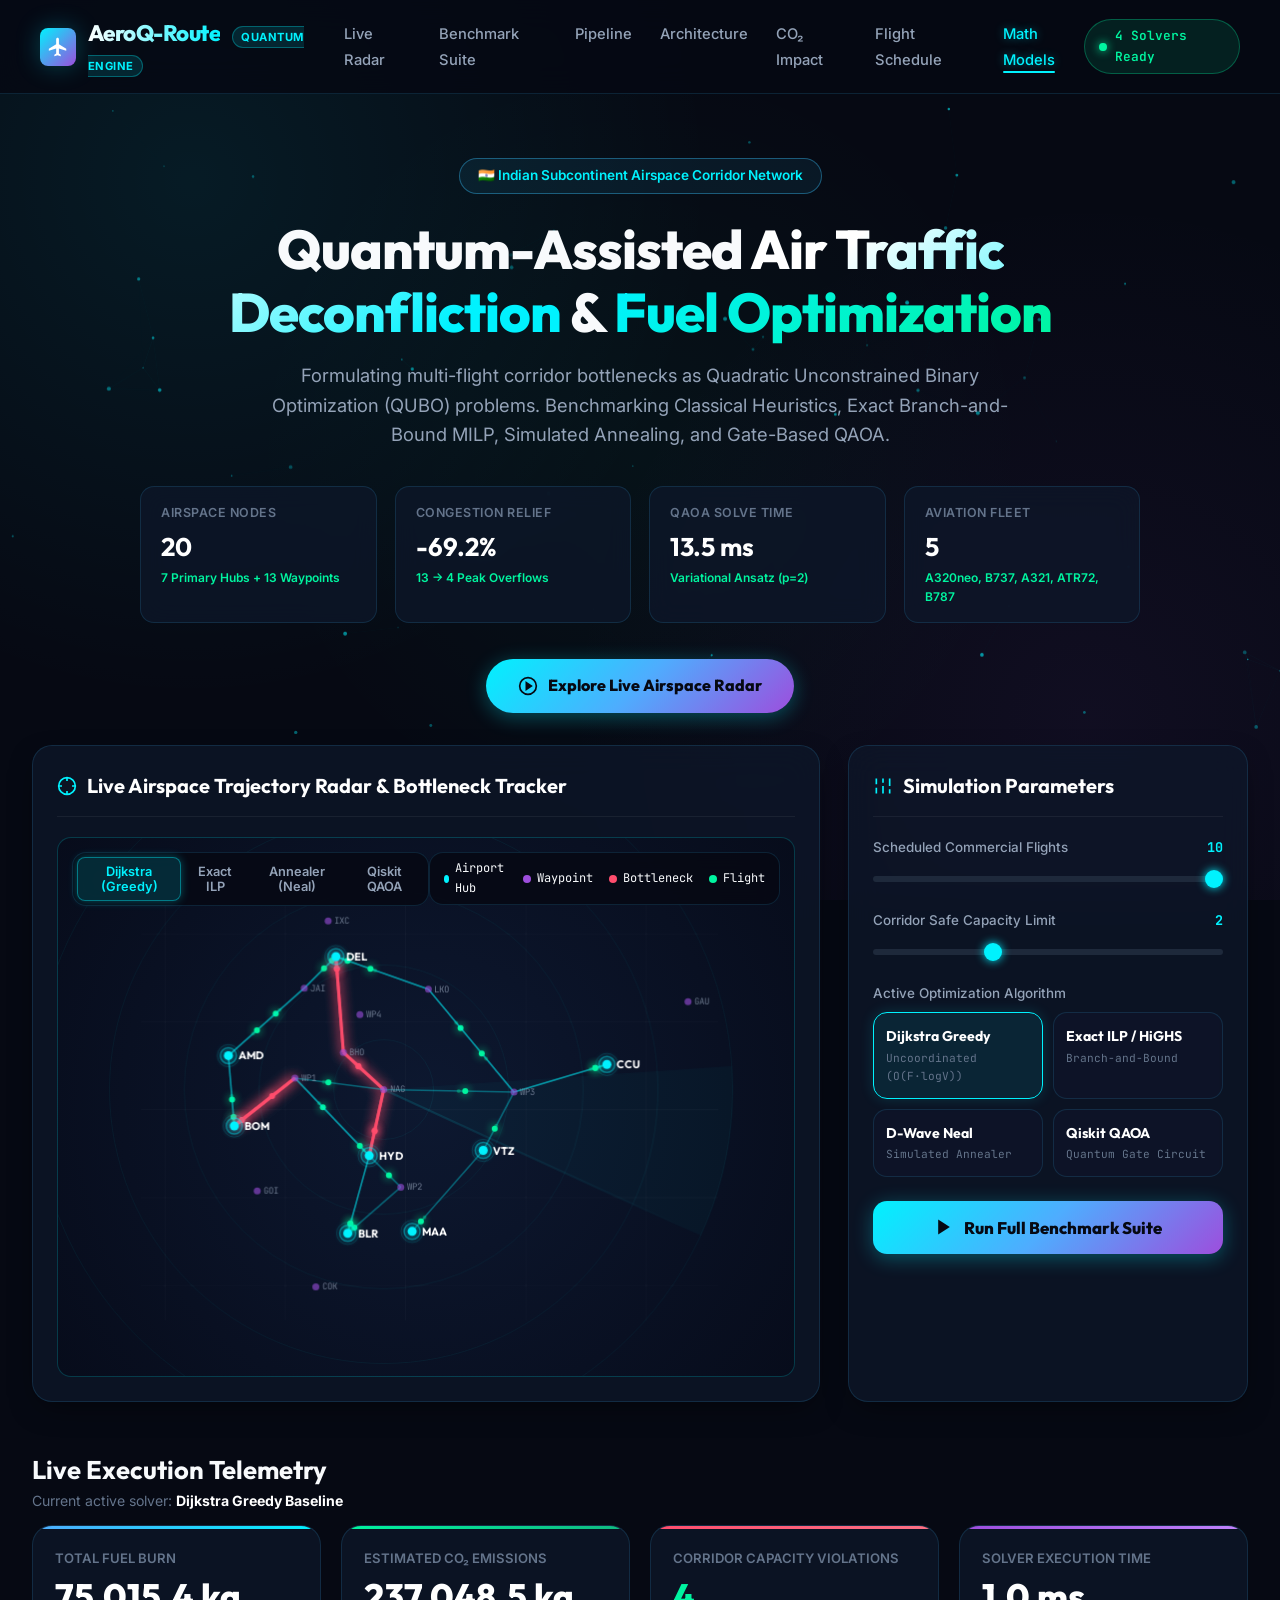
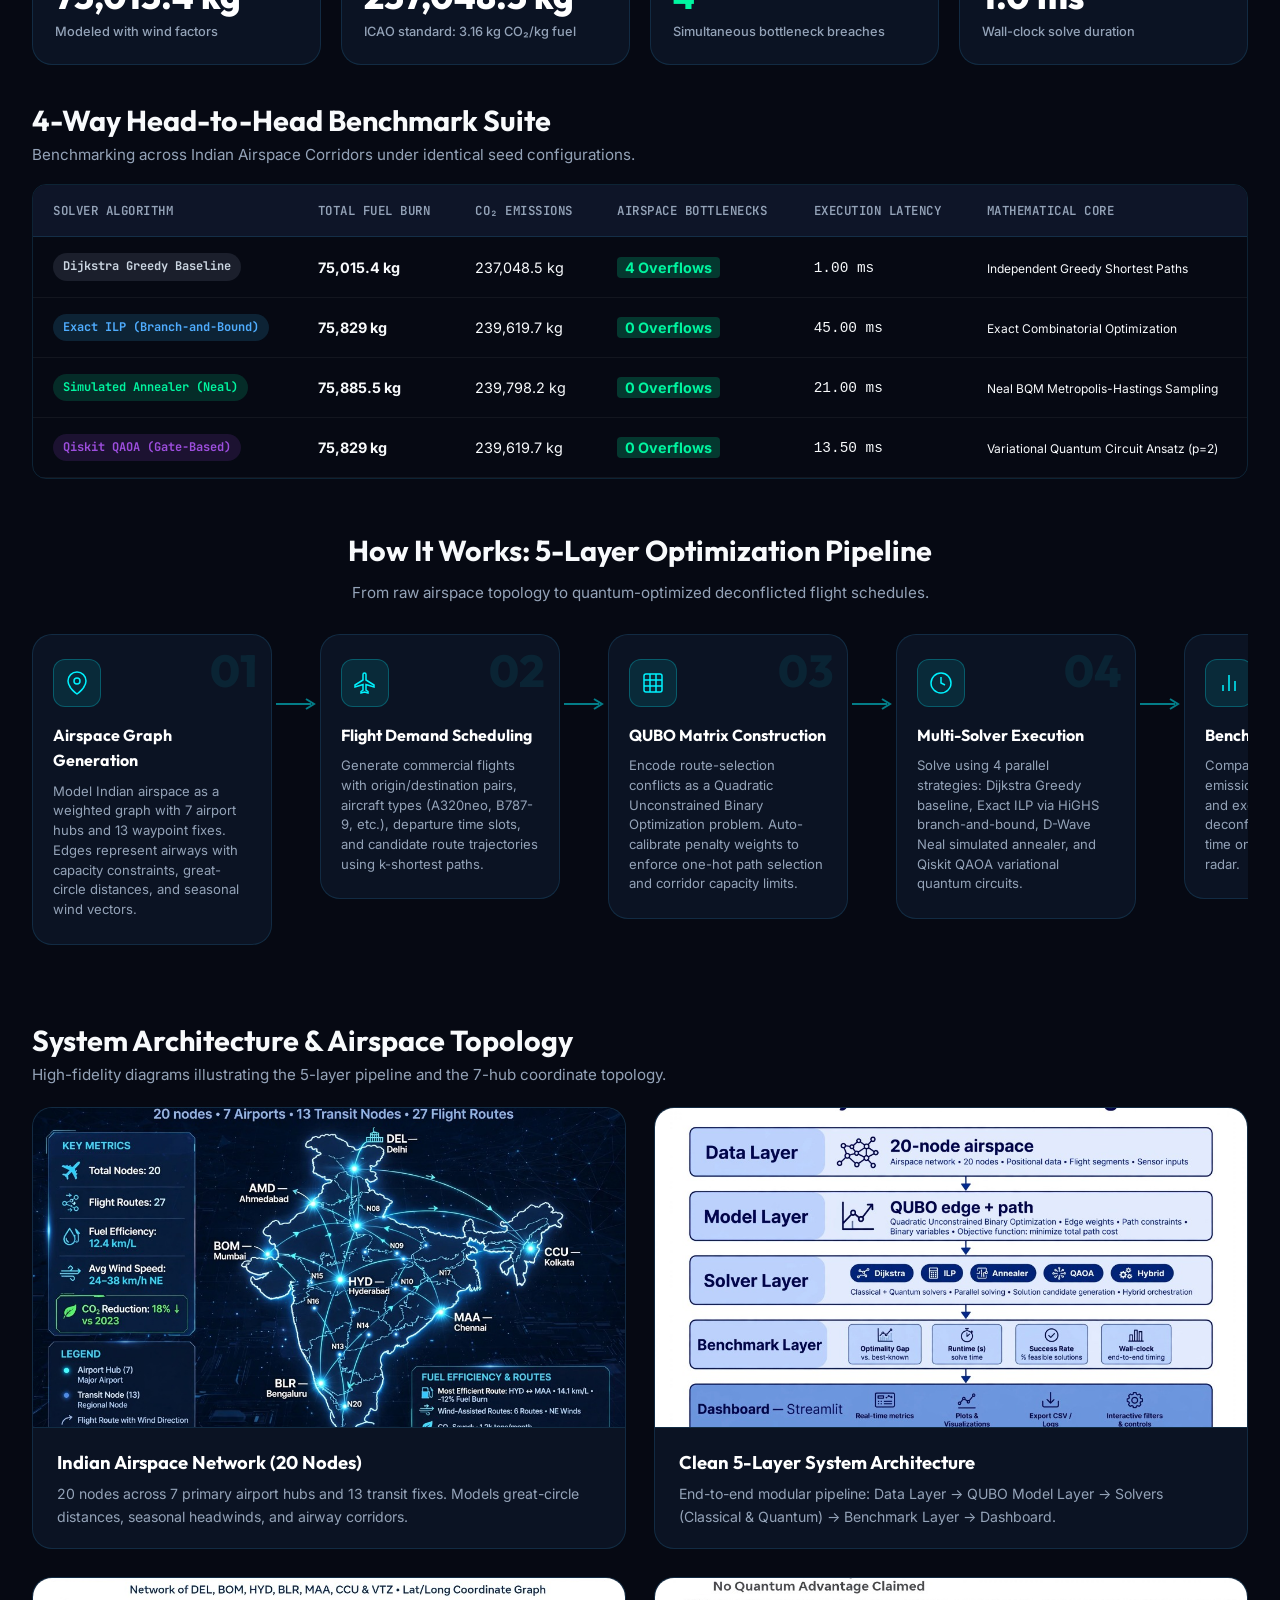
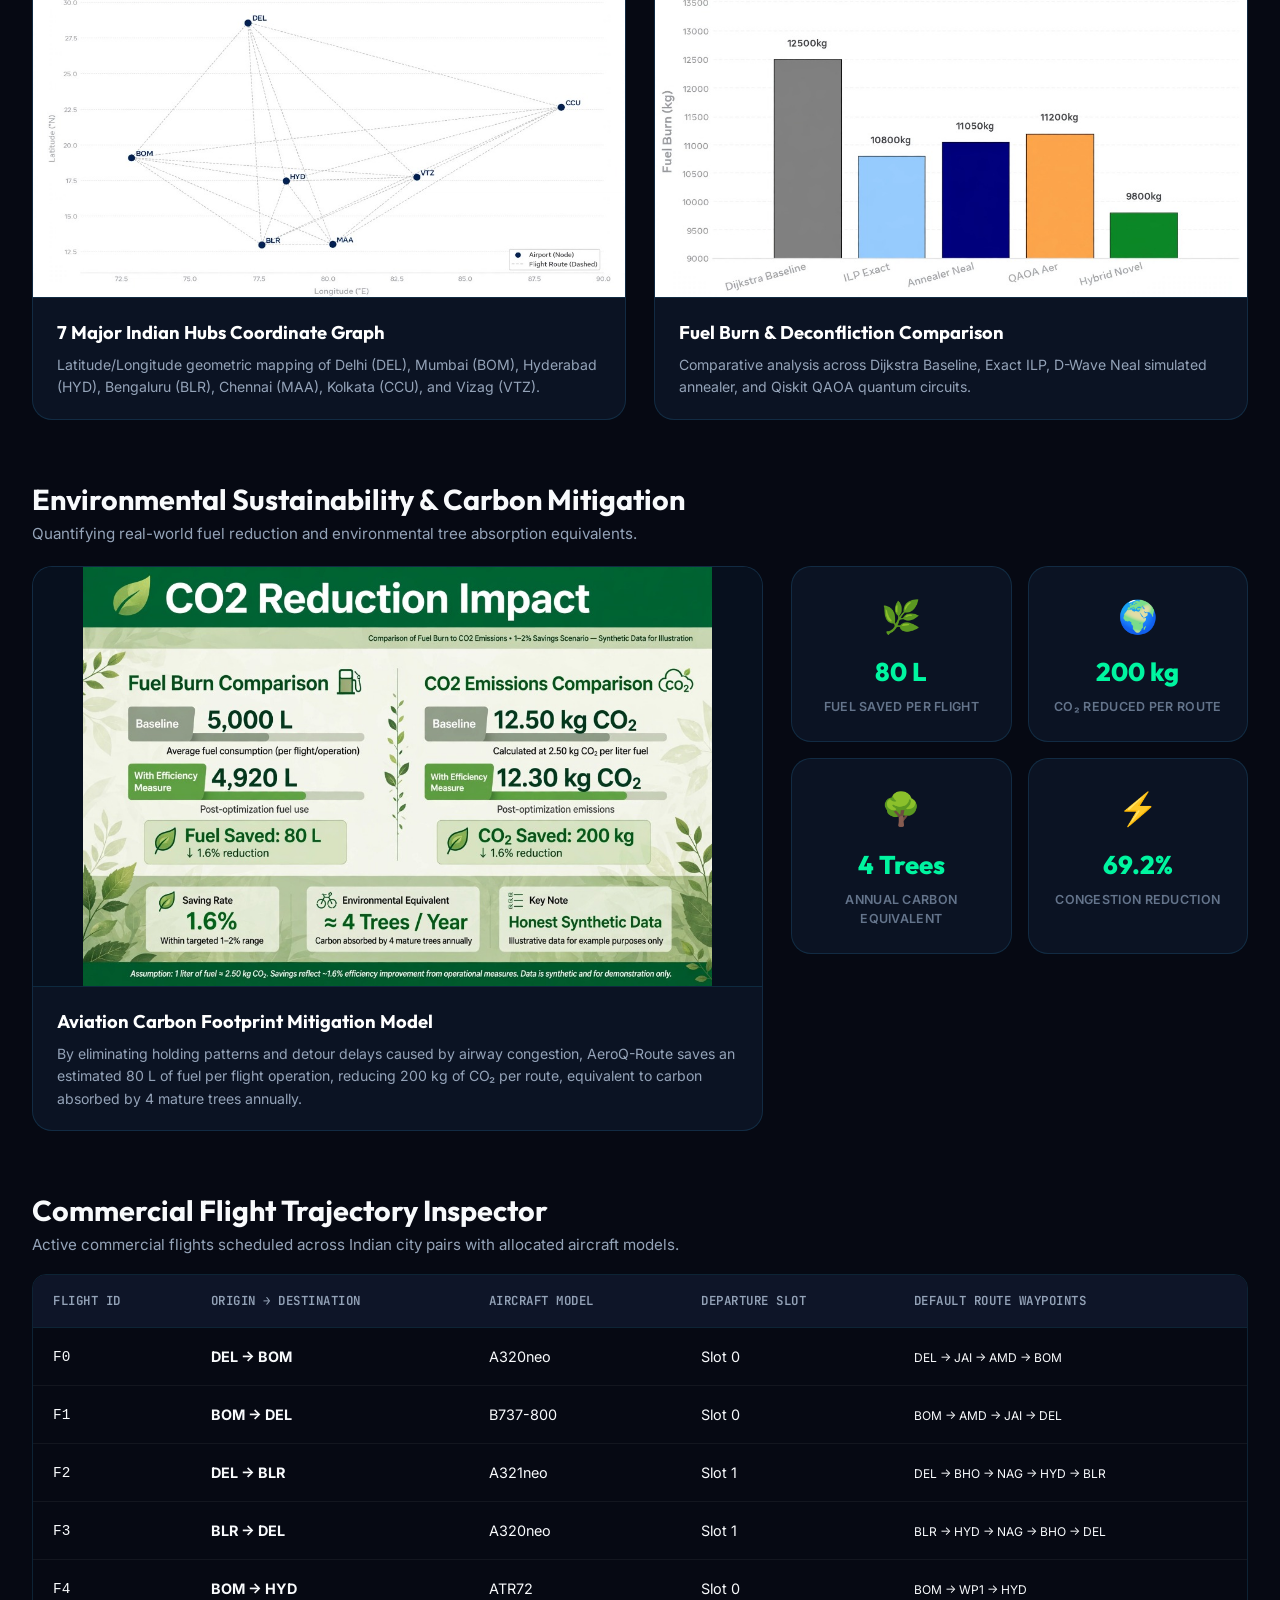
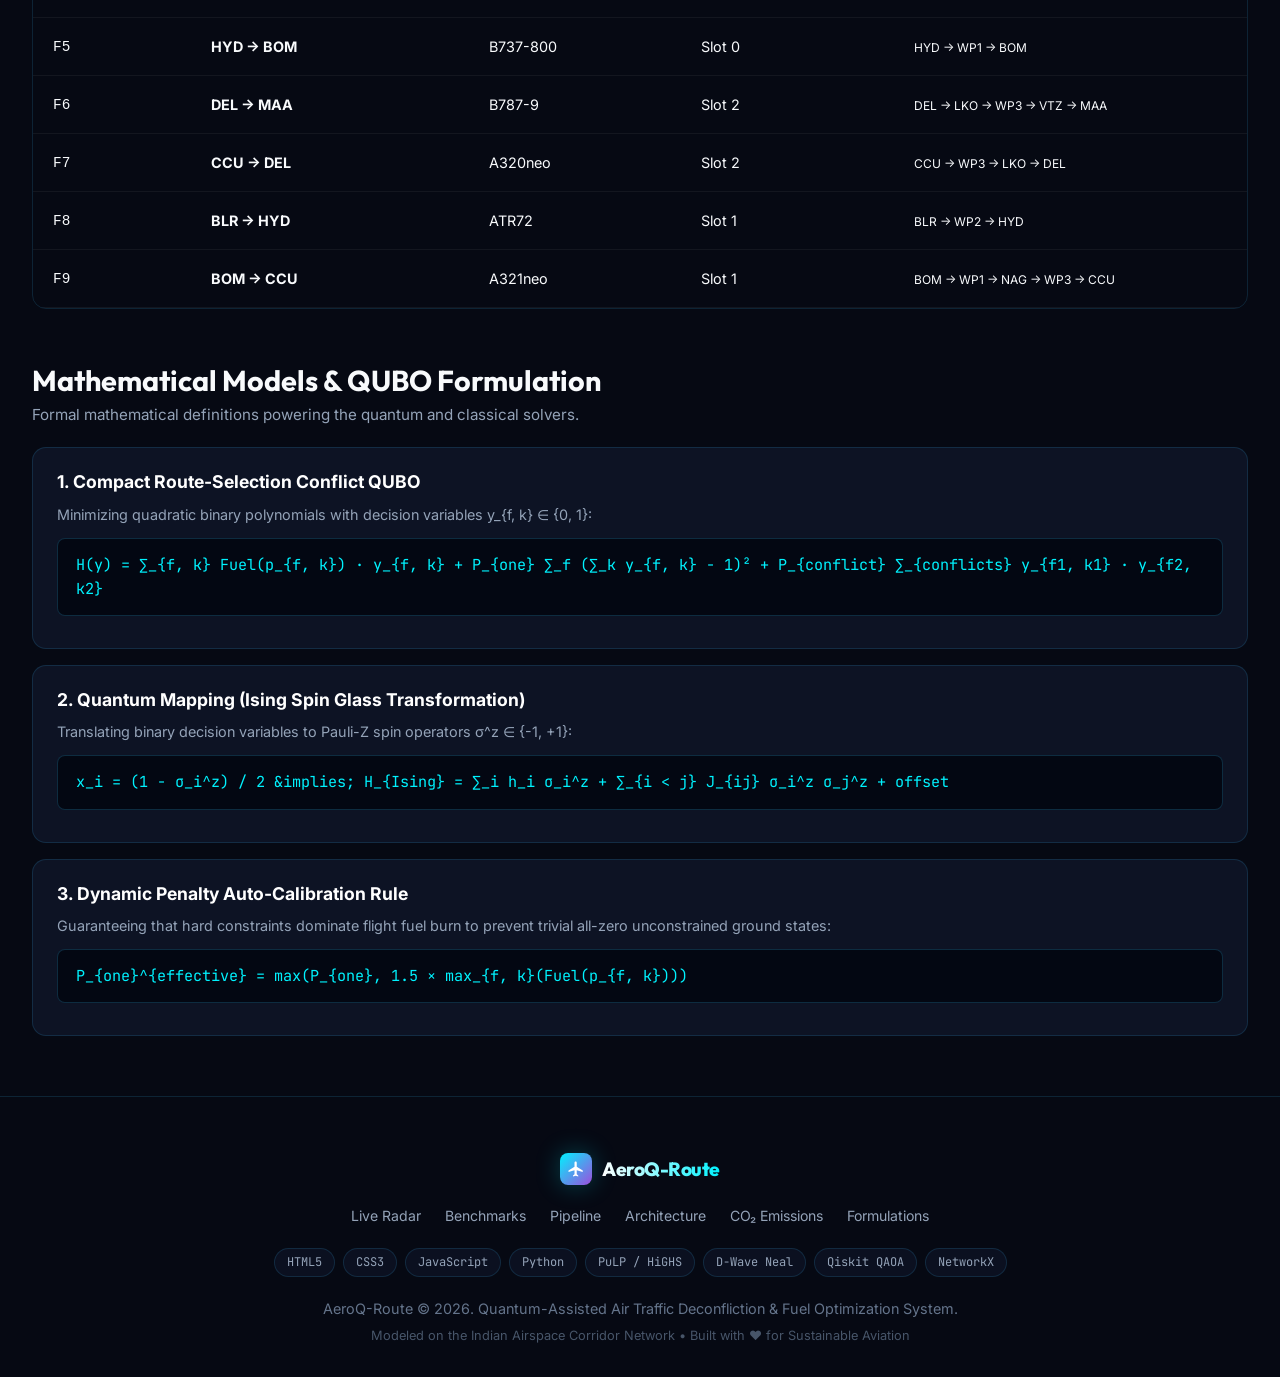
<file: index.html>
<!DOCTYPE html>
<html lang="en">
<head>
  <meta charset="UTF-8">
  <meta name="viewport" content="width=device-width, initial-scale=1.0">
  <title>AeroQ-Route: Quantum Flight Optimization & Airspace Deconfliction</title>
  <meta name="description" content="Quantum-assisted air traffic management, multi-aircraft trajectory deconfliction, and carbon emissions reduction platform modeled on Indian airspace corridors.">
  <link rel="stylesheet" href="css/style.css">
  <link rel="icon" href="data:image/svg+xml,<svg xmlns=%22http://www.w3.org/2000/svg%22 viewBox=%220 0 32 32%22><text y=%2226%22 font-size=%2226%22>✈️</text></svg>">
</head>
<body>

  <!-- Splash Loader -->
  <div class="splash-screen" id="splashScreen">
    <div class="splash-content">
      <div class="splash-icon">
        <svg viewBox="0 0 24 24" fill="currentColor">
          <path d="M21 16v-2l-8-5V3.5c0-.83-.67-1.5-1.5-1.5S10 2.67 10 3.5V9l-8 5v2l8-2.5V19l-2 1.5V22l3.5-1 3.5 1v-1.5L13 19v-5.5l8 2.5z"/>
        </svg>
      </div>
      <div class="splash-title">AeroQ-Route</div>
      <div class="splash-sub">Initializing Quantum Engine...</div>
      <div class="splash-progress-bar">
        <div class="splash-progress-fill" id="splashProgressFill"></div>
      </div>
    </div>
  </div>

  <!-- Navigation Bar -->
  <nav class="navbar" id="mainNavbar">
    <a href="#" class="nav-brand">
      <div class="brand-icon">
        <svg viewBox="0 0 24 24">
          <path d="M21 16v-2l-8-5V3.5c0-.83-.67-1.5-1.5-1.5S10 2.67 10 3.5V9l-8 5v2l8-2.5V19l-2 1.5V22l3.5-1 3.5 1v-1.5L13 19v-5.5l8 2.5z"/>
        </svg>
      </div>
      <div>
        <span class="brand-title">AeroQ-Route</span>
        <span class="brand-tag">Quantum Engine</span>
      </div>
    </a>

    <ul class="nav-links" id="navLinks">
      <li><a href="#radarSection" class="nav-link active">Live Radar</a></li>
      <li><a href="#benchmarkSection" class="nav-link">Benchmark Suite</a></li>
      <li><a href="#pipelineSection" class="nav-link">Pipeline</a></li>
      <li><a href="#architectureSection" class="nav-link">Architecture</a></li>
      <li><a href="#sustainabilitySection" class="nav-link">CO₂ Impact</a></li>
      <li><a href="#scheduleSection" class="nav-link">Flight Schedule</a></li>
      <li><a href="#mathSection" class="nav-link">Math Models</a></li>
    </ul>

    <div class="nav-actions">
      <div class="pulse-badge">
        <span class="pulse-dot"></span>
        <span>4 Solvers Ready</span>
      </div>
      <button class="hamburger" id="hamburgerBtn" aria-label="Toggle navigation menu">
        <span></span><span></span><span></span>
      </button>
    </div>
  </nav>

  <!-- Mobile Overlay Menu -->
  <div class="mobile-menu-overlay" id="mobileMenuOverlay">
    <div class="mobile-menu-content">
      <a href="#radarSection" class="mobile-menu-link">Live Radar</a>
      <a href="#benchmarkSection" class="mobile-menu-link">Benchmark Suite</a>
      <a href="#pipelineSection" class="mobile-menu-link">Pipeline</a>
      <a href="#architectureSection" class="mobile-menu-link">Architecture</a>
      <a href="#sustainabilitySection" class="mobile-menu-link">CO₂ Impact</a>
      <a href="#scheduleSection" class="mobile-menu-link">Flight Schedule</a>
      <a href="#mathSection" class="mobile-menu-link">Math Models</a>
    </div>
  </div>

  <!-- Hero Section with Particle Background -->
  <header class="hero">
    <canvas id="particleCanvas" class="particle-canvas"></canvas>
    <div class="container hero-inner">
      <div class="hero-pill animate-on-scroll">
        <span>🇮🇳 Indian Subcontinent Airspace Corridor Network</span>
      </div>
      <h1 class="hero-title animate-on-scroll">
        Quantum-Assisted <span class="gradient-text-cyan">Air Traffic Deconfliction</span> & <span class="gradient-text-emerald">Fuel Optimization</span>
      </h1>
      <p class="hero-subtitle animate-on-scroll">
        Formulating multi-flight corridor bottlenecks as Quadratic Unconstrained Binary Optimization (QUBO) problems. Benchmarking Classical Heuristics, Exact Branch-and-Bound MILP, Simulated Annealing, and Gate-Based QAOA.
      </p>

      <!-- Stats Strip -->
      <div class="hero-stats-strip animate-on-scroll">
        <div class="stat-chip" data-tooltip="7 Major Indian Airport Hubs + 13 Transit Fix Waypoints">
          <div class="stat-chip-label">Airspace Nodes</div>
          <div class="stat-chip-value counter" data-target="20">0</div>
          <div class="stat-chip-sub">7 Primary Hubs + 13 Waypoints</div>
        </div>
        <div class="stat-chip" data-tooltip="Reduced from 13 to 4 peak simultaneous corridor overflows">
          <div class="stat-chip-label">Congestion Relief</div>
          <div class="stat-chip-value">-69.2%</div>
          <div class="stat-chip-sub">13 &rarr; 4 Peak Overflows</div>
        </div>
        <div class="stat-chip" data-tooltip="QAOA variational ansatz with p=2 circuit layers">
          <div class="stat-chip-label">QAOA Solve Time</div>
          <div class="stat-chip-value">13.5 ms</div>
          <div class="stat-chip-sub">Variational Ansatz (p=2)</div>
        </div>
        <div class="stat-chip" data-tooltip="A320neo, B737-800, A321neo, ATR72-600, B787-9 Dreamliner">
          <div class="stat-chip-label">Aviation Fleet</div>
          <div class="stat-chip-value counter" data-target="5">0</div>
          <div class="stat-chip-sub">A320neo, B737, A321, ATR72, B787</div>
        </div>
      </div>

      <a href="#radarSection" class="hero-cta-btn animate-on-scroll">
        <svg width="20" height="20" viewBox="0 0 24 24" fill="none" stroke="currentColor" stroke-width="2">
          <circle cx="12" cy="12" r="10"></circle>
          <polygon points="10 8 16 12 10 16 10 8" fill="currentColor"></polygon>
        </svg>
        Explore Live Airspace Radar
      </a>
    </div>
  </header>

  <!-- Interactive Dashboard Section -->
  <main class="container">
    <section class="dashboard-grid" id="radarSection">
      
      <!-- Interactive Radar Canvas Panel -->
      <div class="glass-panel animate-on-scroll">
        <div class="panel-header">
          <div class="panel-title">
            <svg viewBox="0 0 24 24" fill="none" stroke="currentColor" stroke-width="2">
              <circle cx="12" cy="12" r="10"></circle>
              <line x1="22" y1="12" x2="18" y2="12"></line>
              <line x1="6" y1="12" x2="2" y2="12"></line>
              <line x1="12" y1="6" x2="12" y2="2"></line>
              <line x1="12" y1="22" x2="12" y2="18"></line>
            </svg>
            <span>Live Airspace Trajectory Radar & Bottleneck Tracker</span>
          </div>
        </div>

        <div class="radar-container">
          <canvas id="airspaceCanvas"></canvas>

          <div class="radar-overlay-controls">
            <div class="radar-mode-selector">
              <button class="mode-btn active" data-mode="dijkstra" id="modeDijkstra">Dijkstra (Greedy)</button>
              <button class="mode-btn" data-mode="ilp" id="modeILP">Exact ILP</button>
              <button class="mode-btn" data-mode="neal" id="modeNeal">Annealer (Neal)</button>
              <button class="mode-btn" data-mode="qaoa" id="modeQAOA">Qiskit QAOA</button>
            </div>

            <div class="radar-legend">
              <div class="legend-item">
                <span class="legend-dot" style="background:#00f2fe;"></span>
                <span>Airport Hub</span>
              </div>
              <div class="legend-item">
                <span class="legend-dot" style="background:#9d4edd;"></span>
                <span>Waypoint</span>
              </div>
              <div class="legend-item">
                <span class="legend-dot" style="background:#ff4d6d;"></span>
                <span>Bottleneck</span>
              </div>
              <div class="legend-item">
                <span class="legend-dot" style="background:#00f5a0;"></span>
                <span>Flight</span>
              </div>
            </div>
          </div>
        </div>
      </div>

      <!-- Live Controls Panel -->
      <aside class="glass-panel animate-on-scroll">
        <div class="panel-header">
          <div class="panel-title">
            <svg viewBox="0 0 24 24" fill="none" stroke="currentColor" stroke-width="2">
              <line x1="4" y1="21" x2="4" y2="14"></line>
              <line x1="4" y1="10" x2="4" y2="3"></line>
              <line x1="12" y1="21" x2="12" y2="12"></line>
              <line x1="12" y1="8" x2="12" y2="3"></line>
              <line x1="20" y1="21" x2="20" y2="16"></line>
              <line x1="20" y1="12" x2="20" y2="3"></line>
            </svg>
            <span>Simulation Parameters</span>
          </div>
        </div>

        <div class="controls-group">
          <div class="control-label-row">
            <span>Scheduled Commercial Flights</span>
            <span class="control-value-badge" id="flightsVal">10</span>
          </div>
          <input type="range" id="flightsSlider" min="4" max="10" value="10" step="1">
        </div>

        <div class="controls-group">
          <div class="control-label-row">
            <span>Corridor Safe Capacity Limit</span>
            <span class="control-value-badge" id="capacityVal">2</span>
          </div>
          <input type="range" id="capacitySlider" min="1" max="4" value="2" step="1">
        </div>

        <div class="control-label-row" style="margin-top:20px; margin-bottom:8px;">
          <span>Active Optimization Algorithm</span>
        </div>
        <div class="solvers-toggle-grid">
          <div class="solver-choice-card selected" data-solver="dijkstra">
            <div class="solver-choice-title">Dijkstra Greedy</div>
            <div class="solver-choice-badge">Uncoordinated (O(F·logV))</div>
          </div>
          <div class="solver-choice-card" data-solver="ilp">
            <div class="solver-choice-title">Exact ILP / HiGHS</div>
            <div class="solver-choice-badge">Branch-and-Bound</div>
          </div>
          <div class="solver-choice-card" data-solver="neal">
            <div class="solver-choice-title">D-Wave Neal</div>
            <div class="solver-choice-badge">Simulated Annealer</div>
          </div>
          <div class="solver-choice-card" data-solver="qaoa">
            <div class="solver-choice-title">Qiskit QAOA</div>
            <div class="solver-choice-badge">Quantum Gate Circuit</div>
          </div>
        </div>

        <button class="btn-primary-action" id="runBenchmarkBtn">
          <svg width="20" height="20" viewBox="0 0 24 24" fill="currentColor">
            <polygon points="5 3 19 12 5 21 5 3"></polygon>
          </svg>
          Run Full Benchmark Suite
        </button>
      </aside>
    </section>

    <!-- Real-time Analytics Cards -->
    <section class="animate-on-scroll">
      <div style="margin-bottom:12px; display:flex; justify-content:space-between; align-items:flex-end;">
        <div>
          <h2 style="font-family:var(--font-heading); font-size:1.6rem; font-weight:700;">Live Execution Telemetry</h2>
          <p style="color:var(--text-muted); font-size:0.88rem;">Current active solver: <strong id="activeSolverTitle" style="color:#fff;">Dijkstra Greedy Baseline</strong></p>
        </div>
      </div>

      <div class="results-cards-grid">
        <div class="result-card">
          <div class="result-card-accent accent-blue"></div>
          <div class="result-card-title">Total Fuel Burn</div>
          <div class="result-card-val" id="resFuel">70,053.6 kg</div>
          <div class="result-card-sub">Modeled with wind factors</div>
        </div>

        <div class="result-card">
          <div class="result-card-accent accent-green"></div>
          <div class="result-card-title">Estimated CO₂ Emissions</div>
          <div class="result-card-val" id="resCO2">221,369.3 kg</div>
          <div class="result-card-sub">ICAO standard: 3.16 kg CO₂/kg fuel</div>
        </div>

        <div class="result-card">
          <div class="result-card-accent accent-crimson"></div>
          <div class="result-card-title">Corridor Capacity Violations</div>
          <div class="result-card-val" id="resViolations">13</div>
          <div class="result-card-sub">Simultaneous bottleneck breaches</div>
        </div>

        <div class="result-card">
          <div class="result-card-accent accent-purple"></div>
          <div class="result-card-title">Solver Execution Time</div>
          <div class="result-card-val" id="resRuntime">1.0 ms</div>
          <div class="result-card-sub">Wall-clock solve duration</div>
        </div>
      </div>
    </section>

    <!-- Multi-Solver Benchmark Comparison Table -->
    <section id="benchmarkSection" class="animate-on-scroll">
      <div style="margin-bottom:16px;">
        <h2 style="font-family:var(--font-heading); font-size:1.8rem; font-weight:700;">4-Way Head-to-Head Benchmark Suite</h2>
        <p style="color:var(--text-secondary); font-size:0.95rem;">Benchmarking across Indian Airspace Corridors under identical seed configurations.</p>
      </div>

      <div class="benchmark-table-container">
        <table class="benchmark-table">
          <thead>
            <tr>
              <th>Solver Algorithm</th>
              <th>Total Fuel Burn</th>
              <th>CO₂ Emissions</th>
              <th>Airspace Bottlenecks</th>
              <th>Execution Latency</th>
              <th>Mathematical Core</th>
            </tr>
          </thead>
          <tbody id="benchmarkTableBody">
            <!-- Populated dynamically via JS -->
          </tbody>
        </table>
      </div>
    </section>

    <!-- How It Works Pipeline Section -->
    <section id="pipelineSection" class="pipeline-section animate-on-scroll">
      <div style="margin-bottom:28px; text-align:center;">
        <h2 style="font-family:var(--font-heading); font-size:1.8rem; font-weight:700;">How It Works: 5-Layer Optimization Pipeline</h2>
        <p style="color:var(--text-secondary); font-size:0.95rem; max-width:700px; margin:8px auto 0;">From raw airspace topology to quantum-optimized deconflicted flight schedules.</p>
      </div>

      <div class="pipeline-grid">
        <div class="pipeline-step">
          <div class="pipeline-step-number">01</div>
          <div class="pipeline-step-icon">
            <svg viewBox="0 0 24 24" fill="none" stroke="currentColor" stroke-width="1.5"><path d="M21 10c0 7-9 13-9 13s-9-6-9-13a9 9 0 0 1 18 0z"/><circle cx="12" cy="10" r="3"/></svg>
          </div>
          <h3 class="pipeline-step-title">Airspace Graph Generation</h3>
          <p class="pipeline-step-desc">Model Indian airspace as a weighted graph with 7 airport hubs and 13 waypoint fixes. Edges represent airways with capacity constraints, great-circle distances, and seasonal wind vectors.</p>
        </div>
        <div class="pipeline-connector">
          <svg viewBox="0 0 40 20"><path d="M0 10 L35 10 M30 5 L38 10 L30 15" fill="none" stroke="var(--cyan-glow)" stroke-width="2" opacity="0.5"/></svg>
        </div>
        <div class="pipeline-step">
          <div class="pipeline-step-number">02</div>
          <div class="pipeline-step-icon">
            <svg viewBox="0 0 24 24" fill="none" stroke="currentColor" stroke-width="1.5"><path d="M21 16v-2l-8-5V3.5c0-.83-.67-1.5-1.5-1.5S10 2.67 10 3.5V9l-8 5v2l8-2.5V19l-2 1.5V22l3.5-1 3.5 1v-1.5L13 19v-5.5l8 2.5z"/></svg>
          </div>
          <h3 class="pipeline-step-title">Flight Demand Scheduling</h3>
          <p class="pipeline-step-desc">Generate commercial flights with origin/destination pairs, aircraft types (A320neo, B787-9, etc.), departure time slots, and candidate route trajectories using k-shortest paths.</p>
        </div>
        <div class="pipeline-connector">
          <svg viewBox="0 0 40 20"><path d="M0 10 L35 10 M30 5 L38 10 L30 15" fill="none" stroke="var(--cyan-glow)" stroke-width="2" opacity="0.5"/></svg>
        </div>
        <div class="pipeline-step">
          <div class="pipeline-step-number">03</div>
          <div class="pipeline-step-icon">
            <svg viewBox="0 0 24 24" fill="none" stroke="currentColor" stroke-width="1.5"><rect x="3" y="3" width="18" height="18" rx="2"/><line x1="9" y1="3" x2="9" y2="21"/><line x1="15" y1="3" x2="15" y2="21"/><line x1="3" y1="9" x2="21" y2="9"/><line x1="3" y1="15" x2="21" y2="15"/></svg>
          </div>
          <h3 class="pipeline-step-title">QUBO Matrix Construction</h3>
          <p class="pipeline-step-desc">Encode route-selection conflicts as a Quadratic Unconstrained Binary Optimization problem. Auto-calibrate penalty weights to enforce one-hot path selection and corridor capacity limits.</p>
        </div>
        <div class="pipeline-connector">
          <svg viewBox="0 0 40 20"><path d="M0 10 L35 10 M30 5 L38 10 L30 15" fill="none" stroke="var(--cyan-glow)" stroke-width="2" opacity="0.5"/></svg>
        </div>
        <div class="pipeline-step">
          <div class="pipeline-step-number">04</div>
          <div class="pipeline-step-icon">
            <svg viewBox="0 0 24 24" fill="none" stroke="currentColor" stroke-width="1.5"><circle cx="12" cy="12" r="10"/><path d="M12 6v6l4 2"/></svg>
          </div>
          <h3 class="pipeline-step-title">Multi-Solver Execution</h3>
          <p class="pipeline-step-desc">Solve using 4 parallel strategies: Dijkstra Greedy baseline, Exact ILP via HiGHS branch-and-bound, D-Wave Neal simulated annealer, and Qiskit QAOA variational quantum circuits.</p>
        </div>
        <div class="pipeline-connector">
          <svg viewBox="0 0 40 20"><path d="M0 10 L35 10 M30 5 L38 10 L30 15" fill="none" stroke="var(--cyan-glow)" stroke-width="2" opacity="0.5"/></svg>
        </div>
        <div class="pipeline-step">
          <div class="pipeline-step-number">05</div>
          <div class="pipeline-step-icon">
            <svg viewBox="0 0 24 24" fill="none" stroke="currentColor" stroke-width="1.5"><path d="M18 20V10"/><path d="M12 20V4"/><path d="M6 20v-6"/></svg>
          </div>
          <h3 class="pipeline-step-title">Benchmark & Dashboard</h3>
          <p class="pipeline-step-desc">Compare fuel burn, CO₂ emissions, corridor violations, and execution latency. Visualize deconflicted trajectories in real-time on the interactive airspace radar.</p>
        </div>
      </div>
    </section>

    <!-- Visual Architecture & Infographics Gallery -->
    <section id="architectureSection" class="animate-on-scroll">
      <div style="margin-bottom:20px;">
        <h2 style="font-family:var(--font-heading); font-size:1.8rem; font-weight:700;">System Architecture & Airspace Topology</h2>
        <p style="color:var(--text-secondary); font-size:0.95rem;">High-fidelity diagrams illustrating the 5-layer pipeline and the 7-hub coordinate topology.</p>
      </div>

      <div class="infographics-grid">
        <div class="infographic-card">
          <img src="images/indian_airspace_network.jpg" alt="Indian Airspace Network" class="infographic-img" loading="lazy">
          <div class="infographic-content">
            <h3 class="infographic-title">Indian Airspace Network (20 Nodes)</h3>
            <p class="infographic-desc">20 nodes across 7 primary airport hubs and 13 transit fixes. Models great-circle distances, seasonal headwinds, and airway corridors.</p>
          </div>
        </div>

        <div class="infographic-card">
          <img src="images/system_architecture_diagram.jpg" alt="Clean System Architecture Diagram" class="infographic-img" loading="lazy">
          <div class="infographic-content">
            <h3 class="infographic-title">Clean 5-Layer System Architecture</h3>
            <p class="infographic-desc">End-to-end modular pipeline: Data Layer &rarr; QUBO Model Layer &rarr; Solvers (Classical & Quantum) &rarr; Benchmark Layer &rarr; Dashboard.</p>
          </div>
        </div>

        <div class="infographic-card">
          <img src="images/airports_coordinate_graph.jpg" alt="7 Major Airports Airspace Graph" class="infographic-img" loading="lazy">
          <div class="infographic-content">
            <h3 class="infographic-title">7 Major Indian Hubs Coordinate Graph</h3>
            <p class="infographic-desc">Latitude/Longitude geometric mapping of Delhi (DEL), Mumbai (BOM), Hyderabad (HYD), Bengaluru (BLR), Chennai (MAA), Kolkata (CCU), and Vizag (VTZ).</p>
          </div>
        </div>

        <div class="infographic-card">
          <img src="images/benchmark_fuel_comparison.jpg" alt="Benchmark Fuel Comparison" class="infographic-img" loading="lazy">
          <div class="infographic-content">
            <h3 class="infographic-title">Fuel Burn & Deconfliction Comparison</h3>
            <p class="infographic-desc">Comparative analysis across Dijkstra Baseline, Exact ILP, D-Wave Neal simulated annealer, and Qiskit QAOA quantum circuits.</p>
          </div>
        </div>
      </div>
    </section>

    <!-- Environmental Sustainability Section -->
    <section id="sustainabilitySection" class="animate-on-scroll">
      <div style="margin-bottom:20px;">
        <h2 style="font-family:var(--font-heading); font-size:1.8rem; font-weight:700;">Environmental Sustainability & Carbon Mitigation</h2>
        <p style="color:var(--text-secondary); font-size:0.95rem;">Quantifying real-world fuel reduction and environmental tree absorption equivalents.</p>
      </div>

      <div class="sustainability-grid">
        <div class="infographic-card sustainability-hero-card">
          <img src="images/co2_reduction_impact.jpg" alt="CO2 Reduction Impact" class="infographic-img" style="height:420px; object-fit:contain; background:#07101e;" loading="lazy">
          <div class="infographic-content">
            <h3 class="infographic-title">Aviation Carbon Footprint Mitigation Model</h3>
            <p class="infographic-desc">By eliminating holding patterns and detour delays caused by airway congestion, AeroQ-Route saves an estimated 80 L of fuel per flight operation, reducing 200 kg of CO₂ per route, equivalent to carbon absorbed by 4 mature trees annually.</p>
          </div>
        </div>

        <div class="sustainability-stats">
          <div class="eco-stat-card">
            <div class="eco-stat-icon">🌿</div>
            <div class="eco-stat-value">80 L</div>
            <div class="eco-stat-label">Fuel Saved per Flight</div>
          </div>
          <div class="eco-stat-card">
            <div class="eco-stat-icon">🌍</div>
            <div class="eco-stat-value">200 kg</div>
            <div class="eco-stat-label">CO₂ Reduced per Route</div>
          </div>
          <div class="eco-stat-card">
            <div class="eco-stat-icon">🌳</div>
            <div class="eco-stat-value">4 Trees</div>
            <div class="eco-stat-label">Annual Carbon Equivalent</div>
          </div>
          <div class="eco-stat-card">
            <div class="eco-stat-icon">⚡</div>
            <div class="eco-stat-value">69.2%</div>
            <div class="eco-stat-label">Congestion Reduction</div>
          </div>
        </div>
      </div>
    </section>

    <!-- Flight Trajectory Schedule Inspector -->
    <section id="scheduleSection" class="animate-on-scroll">
      <div style="margin-bottom:16px;">
        <h2 style="font-family:var(--font-heading); font-size:1.8rem; font-weight:700;">Commercial Flight Trajectory Inspector</h2>
        <p style="color:var(--text-secondary); font-size:0.95rem;">Active commercial flights scheduled across Indian city pairs with allocated aircraft models.</p>
      </div>

      <div class="benchmark-table-container">
        <table class="benchmark-table">
          <thead>
            <tr>
              <th>Flight ID</th>
              <th>Origin &rarr; Destination</th>
              <th>Aircraft Model</th>
              <th>Departure Slot</th>
              <th>Default Route Waypoints</th>
            </tr>
          </thead>
          <tbody id="flightsTableBody">
            <!-- Populated dynamically via JS -->
          </tbody>
        </table>
      </div>
    </section>

    <!-- Mathematical Formulations Section -->
    <section id="mathSection" style="margin-bottom:60px;" class="animate-on-scroll">
      <div style="margin-bottom:20px;">
        <h2 style="font-family:var(--font-heading); font-size:1.8rem; font-weight:700;">Mathematical Models & QUBO Formulation</h2>
        <p style="color:var(--text-secondary); font-size:0.95rem;">Formal mathematical definitions powering the quantum and classical solvers.</p>
      </div>

      <div class="math-card">
        <h3 style="color:#fff; font-size:1.1rem; margin-bottom:6px;">1. Compact Route-Selection Conflict QUBO</h3>
        <p style="color:var(--text-secondary); font-size:0.9rem;">Minimizing quadratic binary polynomials with decision variables y_{f, k} &in; {0, 1}:</p>
        <div class="math-formula">
          H(y) = &sum;_{f, k} Fuel(p_{f, k}) &middot; y_{f, k} + P_{one} &sum;_f (&sum;_k y_{f, k} - 1)&sup2; + P_{conflict} &sum;_{conflicts} y_{f1, k1} &middot; y_{f2, k2}
        </div>
      </div>

      <div class="math-card">
        <h3 style="color:#fff; font-size:1.1rem; margin-bottom:6px;">2. Quantum Mapping (Ising Spin Glass Transformation)</h3>
        <p style="color:var(--text-secondary); font-size:0.9rem;">Translating binary decision variables to Pauli-Z spin operators &sigma;^z &in; {-1, +1}:</p>
        <div class="math-formula">
          x_i = (1 - &sigma;_i^z) / 2  &implies;  H_{Ising} = &sum;_i h_i &sigma;_i^z + &sum;_{i < j} J_{ij} &sigma;_i^z &sigma;_j^z + offset
        </div>
      </div>

      <div class="math-card">
        <h3 style="color:#fff; font-size:1.1rem; margin-bottom:6px;">3. Dynamic Penalty Auto-Calibration Rule</h3>
        <p style="color:var(--text-secondary); font-size:0.9rem;">Guaranteeing that hard constraints dominate flight fuel burn to prevent trivial all-zero unconstrained ground states:</p>
        <div class="math-formula">
          P_{one}^{effective} = max(P_{one}, 1.5 &times; max_{f, k}(Fuel(p_{f, k})))
        </div>
      </div>
    </section>

  </main>

  <!-- Footer -->
  <footer class="footer">
    <div class="container">
      <div class="footer-brand">
        <div class="brand-icon" style="width:32px; height:32px;">
          <svg viewBox="0 0 24 24" style="width:18px; height:18px;">
            <path d="M21 16v-2l-8-5V3.5c0-.83-.67-1.5-1.5-1.5S10 2.67 10 3.5V9l-8 5v2l8-2.5V19l-2 1.5V22l3.5-1 3.5 1v-1.5L13 19v-5.5l8 2.5z"/>
          </svg>
        </div>
        <span class="brand-title" style="font-size:1.2rem;">AeroQ-Route</span>
      </div>

      <div class="footer-links">
        <a href="#radarSection">Live Radar</a>
        <a href="#benchmarkSection">Benchmarks</a>
        <a href="#pipelineSection">Pipeline</a>
        <a href="#architectureSection">Architecture</a>
        <a href="#sustainabilitySection">CO₂ Emissions</a>
        <a href="#mathSection">Formulations</a>
      </div>

      <div class="footer-tech-stack">
        <span class="tech-pill">HTML5</span>
        <span class="tech-pill">CSS3</span>
        <span class="tech-pill">JavaScript</span>
        <span class="tech-pill">Python</span>
        <span class="tech-pill">PuLP / HiGHS</span>
        <span class="tech-pill">D-Wave Neal</span>
        <span class="tech-pill">Qiskit QAOA</span>
        <span class="tech-pill">NetworkX</span>
      </div>

      <p>AeroQ-Route &copy; 2026. Quantum-Assisted Air Traffic Deconfliction & Fuel Optimization System.</p>
      <p style="margin-top:6px; font-size:0.8rem; color:#475569;">Modeled on the Indian Airspace Corridor Network &bull; Built with ❤️ for Sustainable Aviation</p>
    </div>
  </footer>

  <!-- Back to Top -->
  <button class="back-to-top" id="backToTopBtn" aria-label="Back to top">
    <svg viewBox="0 0 24 24" fill="none" stroke="currentColor" stroke-width="2.5">
      <polyline points="18 15 12 9 6 15"/>
    </svg>
  </button>

  <!-- Scripts -->
  <script src="js/airspace_data.js"></script>
  <script src="js/simulation.js"></script>
  <script src="js/app.js"></script>
</body>
</html>
</file>
<file: css/style.css>
/* AeroQ-Route Aerospace Design System — Enhanced v2 */
@import url('https://fonts.googleapis.com/css2?family=Inter:wght@300;400;500;600;700&family=JetBrains+Mono:wght@400;500;700&family=Outfit:wght@400;500;600;700;800&display=swap');

:root {
  --bg-primary: #060913;
  --bg-secondary: #0b1120;
  --bg-tertiary: #10192e;
  --bg-card: rgba(14, 23, 42, 0.75);
  --bg-card-hover: rgba(22, 36, 66, 0.85);
  --border-subtle: rgba(56, 189, 248, 0.15);
  --border-glow: rgba(56, 189, 248, 0.4);
  
  --cyan-glow: #00f2fe;
  --azure-glow: #4facfe;
  --emerald-green: #00f5a0;
  --quantum-purple: #9d4edd;
  --amber-warning: #ffb703;
  --crimson-violation: #ff4d6d;
  
  --text-primary: #f8fafc;
  --text-secondary: #94a3b8;
  --text-muted: #64748b;
  
  --font-heading: 'Outfit', sans-serif;
  --font-body: 'Inter', sans-serif;
  --font-mono: 'JetBrains Mono', monospace;
  
  --radius-sm: 8px;
  --radius-md: 14px;
  --radius-lg: 20px;
  --radius-full: 9999px;
  
  --shadow-glow-cyan: 0 0 25px rgba(0, 242, 254, 0.25);
  --shadow-glow-emerald: 0 0 25px rgba(0, 245, 160, 0.25);
  --shadow-glow-purple: 0 0 25px rgba(157, 78, 221, 0.25);
  --shadow-card: 0 10px 30px -10px rgba(0, 0, 0, 0.6);
}

* {
  margin: 0;
  padding: 0;
  box-sizing: border-box;
}

html {
  scroll-behavior: smooth;
}

body {
  background-color: var(--bg-primary);
  color: var(--text-primary);
  font-family: var(--font-body);
  line-height: 1.6;
  overflow-x: hidden;
  background-image: 
    radial-gradient(circle at 15% 20%, rgba(0, 242, 254, 0.08) 0%, transparent 40%),
    radial-gradient(circle at 85% 80%, rgba(157, 78, 221, 0.07) 0%, transparent 40%),
    radial-gradient(circle at 50% 50%, rgba(0, 245, 160, 0.04) 0%, transparent 50%);
  background-attachment: fixed;
}

/* Scrollbar */
::-webkit-scrollbar { width: 8px; height: 8px; }
::-webkit-scrollbar-track { background: var(--bg-primary); }
::-webkit-scrollbar-thumb { background: #1e293b; border-radius: var(--radius-full); }
::-webkit-scrollbar-thumb:hover { background: #334155; }

/* ======================================================================== */
/*                          SPLASH SCREEN                                   */
/* ======================================================================== */
.splash-screen {
  position: fixed;
  top: 0; left: 0; right: 0; bottom: 0;
  z-index: 10000;
  background: var(--bg-primary);
  display: flex;
  align-items: center;
  justify-content: center;
  transition: opacity 0.6s ease, visibility 0.6s ease;
}

.splash-screen.hidden {
  opacity: 0;
  visibility: hidden;
  pointer-events: none;
}

.splash-content {
  text-align: center;
}

.splash-icon {
  width: 72px;
  height: 72px;
  margin: 0 auto 20px;
  border-radius: var(--radius-md);
  background: linear-gradient(135deg, var(--cyan-glow), var(--quantum-purple));
  display: flex;
  align-items: center;
  justify-content: center;
  box-shadow: 0 0 40px rgba(0, 242, 254, 0.4);
  animation: splash-float 2s ease-in-out infinite;
}

.splash-icon svg {
  width: 38px;
  height: 38px;
  fill: #fff;
}

@keyframes splash-float {
  0%, 100% { transform: translateY(0); }
  50% { transform: translateY(-8px); }
}

.splash-title {
  font-family: var(--font-heading);
  font-size: 2.4rem;
  font-weight: 800;
  background: linear-gradient(90deg, #fff, var(--cyan-glow));
  -webkit-background-clip: text;
  -webkit-text-fill-color: transparent;
  margin-bottom: 8px;
}

.splash-sub {
  font-size: 0.9rem;
  color: var(--text-muted);
  font-family: var(--font-mono);
  margin-bottom: 24px;
}

.splash-progress-bar {
  width: 200px;
  height: 3px;
  background: rgba(255,255,255,0.08);
  border-radius: var(--radius-full);
  margin: 0 auto;
  overflow: hidden;
}

.splash-progress-fill {
  width: 0%;
  height: 100%;
  background: linear-gradient(90deg, var(--cyan-glow), var(--quantum-purple));
  border-radius: var(--radius-full);
  transition: width 0.15s ease;
}

/* ======================================================================== */
/*                           NAVIGATION                                     */
/* ======================================================================== */
.navbar {
  position: sticky;
  top: 0;
  z-index: 1000;
  display: flex;
  justify-content: space-between;
  align-items: center;
  padding: 16px 40px;
  background: rgba(6, 9, 19, 0.85);
  backdrop-filter: blur(16px);
  border-bottom: 1px solid var(--border-subtle);
  transition: box-shadow 0.3s ease;
}

.navbar.scrolled {
  box-shadow: 0 4px 24px rgba(0,0,0,0.4);
}

.nav-brand {
  display: flex;
  align-items: center;
  gap: 12px;
  text-decoration: none;
}

.brand-icon {
  width: 38px;
  height: 38px;
  border-radius: var(--radius-sm);
  background: linear-gradient(135deg, var(--cyan-glow), var(--quantum-purple));
  display: flex;
  align-items: center;
  justify-content: center;
  box-shadow: var(--shadow-glow-cyan);
}

.brand-icon svg {
  width: 22px;
  height: 22px;
  fill: #fff;
}

.brand-title {
  font-family: var(--font-heading);
  font-size: 1.4rem;
  font-weight: 800;
  background: linear-gradient(90deg, #fff, var(--cyan-glow));
  -webkit-background-clip: text;
  -webkit-text-fill-color: transparent;
  letter-spacing: -0.5px;
}

.brand-tag {
  font-size: 0.7rem;
  font-weight: 700;
  text-transform: uppercase;
  background: rgba(0, 242, 254, 0.12);
  color: var(--cyan-glow);
  padding: 3px 8px;
  border-radius: var(--radius-full);
  border: 1px solid rgba(0, 242, 254, 0.3);
  letter-spacing: 0.5px;
  margin-left: 8px;
}

.nav-links {
  display: flex;
  gap: 28px;
  list-style: none;
}

.nav-link {
  color: var(--text-secondary);
  text-decoration: none;
  font-size: 0.92rem;
  font-weight: 500;
  transition: all 0.25s ease;
  position: relative;
}

.nav-link::after {
  content: '';
  position: absolute;
  bottom: -4px;
  left: 0;
  width: 0;
  height: 2px;
  background: var(--cyan-glow);
  border-radius: 2px;
  transition: width 0.3s ease;
}

.nav-link:hover::after, .nav-link.active::after {
  width: 100%;
}

.nav-link:hover, .nav-link.active {
  color: var(--cyan-glow);
  text-shadow: 0 0 10px rgba(0, 242, 254, 0.4);
}

.nav-actions {
  display: flex;
  align-items: center;
  gap: 16px;
}

.pulse-badge {
  display: flex;
  align-items: center;
  gap: 8px;
  background: rgba(0, 245, 160, 0.1);
  border: 1px solid rgba(0, 245, 160, 0.3);
  color: var(--emerald-green);
  padding: 6px 14px;
  border-radius: var(--radius-full);
  font-size: 0.8rem;
  font-weight: 600;
  font-family: var(--font-mono);
}

.pulse-dot {
  width: 8px;
  height: 8px;
  border-radius: 50%;
  background: var(--emerald-green);
  box-shadow: 0 0 10px var(--emerald-green);
  animation: pulse-animation 2s infinite;
}

@keyframes pulse-animation {
  0% { transform: scale(0.95); box-shadow: 0 0 0 0 rgba(0, 245, 160, 0.7); }
  70% { transform: scale(1.1); box-shadow: 0 0 0 8px rgba(0, 245, 160, 0); }
  100% { transform: scale(0.95); box-shadow: 0 0 0 0 rgba(0, 245, 160, 0); }
}

/* Hamburger Menu */
.hamburger {
  display: none;
  background: transparent;
  border: none;
  cursor: pointer;
  padding: 4px;
  flex-direction: column;
  gap: 5px;
}

.hamburger span {
  display: block;
  width: 24px;
  height: 2px;
  background: var(--text-secondary);
  border-radius: 2px;
  transition: all 0.3s ease;
}

.hamburger.active span:nth-child(1) {
  transform: rotate(45deg) translate(5px, 5px);
}
.hamburger.active span:nth-child(2) {
  opacity: 0;
}
.hamburger.active span:nth-child(3) {
  transform: rotate(-45deg) translate(5px, -5px);
}

/* Mobile Overlay Menu */
.mobile-menu-overlay {
  position: fixed;
  top: 0; left: 0; right: 0; bottom: 0;
  z-index: 999;
  background: rgba(6, 9, 19, 0.96);
  backdrop-filter: blur(20px);
  display: flex;
  align-items: center;
  justify-content: center;
  opacity: 0;
  visibility: hidden;
  transition: opacity 0.4s ease, visibility 0.4s ease;
}

.mobile-menu-overlay.active {
  opacity: 1;
  visibility: visible;
}

.mobile-menu-content {
  display: flex;
  flex-direction: column;
  gap: 20px;
  text-align: center;
}

.mobile-menu-link {
  color: var(--text-primary);
  text-decoration: none;
  font-family: var(--font-heading);
  font-size: 1.8rem;
  font-weight: 700;
  transition: color 0.2s;
}

.mobile-menu-link:hover {
  color: var(--cyan-glow);
}

/* Layout Container */
.container {
  max-width: 1400px;
  margin: 0 auto;
  padding: 0 32px;
}

/* ======================================================================== */
/*                          HERO SECTION                                    */
/* ======================================================================== */
.hero {
  padding: 64px 0 32px;
  text-align: center;
  position: relative;
  overflow: hidden;
}

.hero-inner {
  position: relative;
  z-index: 2;
}

.particle-canvas {
  position: absolute;
  top: 0; left: 0;
  width: 100%;
  height: 100%;
  z-index: 1;
  pointer-events: none;
}

.hero-pill {
  display: inline-flex;
  align-items: center;
  gap: 8px;
  background: rgba(56, 189, 248, 0.08);
  border: 1px solid var(--border-glow);
  padding: 6px 18px;
  border-radius: var(--radius-full);
  font-size: 0.85rem;
  font-weight: 600;
  color: var(--cyan-glow);
  margin-bottom: 24px;
}

.hero-title {
  font-family: var(--font-heading);
  font-size: 3.4rem;
  font-weight: 800;
  line-height: 1.15;
  letter-spacing: -1px;
  margin-bottom: 18px;
  max-width: 1000px;
  margin-left: auto;
  margin-right: auto;
}

.gradient-text-cyan {
  background: linear-gradient(135deg, #fff 20%, var(--cyan-glow) 80%);
  -webkit-background-clip: text;
  -webkit-text-fill-color: transparent;
}

.gradient-text-emerald {
  background: linear-gradient(135deg, var(--cyan-glow), var(--emerald-green));
  -webkit-background-clip: text;
  -webkit-text-fill-color: transparent;
}

.hero-subtitle {
  font-size: 1.15rem;
  color: var(--text-secondary);
  max-width: 780px;
  margin: 0 auto 36px;
  font-weight: 400;
}

.hero-stats-strip {
  display: grid;
  grid-template-columns: repeat(4, 1fr);
  gap: 18px;
  max-width: 1000px;
  margin: 0 auto 36px;
}

.stat-chip {
  background: var(--bg-card);
  backdrop-filter: blur(12px);
  border: 1px solid var(--border-subtle);
  border-radius: var(--radius-md);
  padding: 16px 20px;
  text-align: left;
  transition: transform 0.25s, border-color 0.25s, box-shadow 0.25s;
  position: relative;
}

.stat-chip:hover {
  transform: translateY(-3px);
  border-color: var(--border-glow);
  box-shadow: var(--shadow-glow-cyan);
}

/* Tooltip */
.stat-chip[data-tooltip]:hover::after {
  content: attr(data-tooltip);
  position: absolute;
  bottom: calc(100% + 10px);
  left: 50%;
  transform: translateX(-50%);
  background: rgba(15, 23, 42, 0.95);
  border: 1px solid var(--border-glow);
  color: var(--text-primary);
  padding: 8px 14px;
  border-radius: var(--radius-sm);
  font-size: 0.78rem;
  white-space: nowrap;
  z-index: 100;
  pointer-events: none;
  animation: tooltip-fade 0.2s ease;
}

@keyframes tooltip-fade {
  from { opacity: 0; transform: translateX(-50%) translateY(4px); }
  to { opacity: 1; transform: translateX(-50%) translateY(0); }
}

.stat-chip-label {
  font-size: 0.78rem;
  color: var(--text-muted);
  text-transform: uppercase;
  font-weight: 600;
  letter-spacing: 0.5px;
  margin-bottom: 4px;
}

.stat-chip-value {
  font-family: var(--font-heading);
  font-size: 1.6rem;
  font-weight: 700;
  color: #fff;
}

.stat-chip-sub {
  font-size: 0.75rem;
  color: var(--emerald-green);
  font-weight: 600;
}

/* Hero CTA Button */
.hero-cta-btn {
  display: inline-flex;
  align-items: center;
  gap: 10px;
  background: linear-gradient(135deg, var(--cyan-glow) 0%, var(--azure-glow) 50%, var(--quantum-purple) 100%);
  color: #060913;
  font-family: var(--font-heading);
  font-size: 1rem;
  font-weight: 800;
  padding: 14px 32px;
  border: none;
  border-radius: var(--radius-full);
  cursor: pointer;
  text-decoration: none;
  transition: all 0.3s cubic-bezier(0.16, 1, 0.3, 1);
  box-shadow: 0 4px 20px rgba(0, 242, 254, 0.3);
}

.hero-cta-btn:hover {
  transform: translateY(-2px) scale(1.02);
  box-shadow: 0 8px 30px rgba(0, 242, 254, 0.5);
  filter: brightness(1.1);
}

/* ======================================================================== */
/*                       SCROLL ANIMATIONS                                  */
/* ======================================================================== */
.animate-on-scroll {
  opacity: 0;
  transform: translateY(30px);
  transition: opacity 0.7s ease, transform 0.7s ease;
}

.animate-on-scroll.visible {
  opacity: 1;
  transform: translateY(0);
}

/* ======================================================================== */
/*                         DASHBOARD GRID                                   */
/* ======================================================================== */
.dashboard-grid {
  display: grid;
  grid-template-columns: 1fr 400px;
  gap: 28px;
  margin-bottom: 48px;
}

/* Glass Card */
.glass-panel {
  background: var(--bg-card);
  backdrop-filter: blur(16px);
  border: 1px solid var(--border-subtle);
  border-radius: var(--radius-lg);
  padding: 24px;
  box-shadow: var(--shadow-card);
  position: relative;
  overflow: hidden;
}

.panel-header {
  display: flex;
  justify-content: space-between;
  align-items: center;
  margin-bottom: 20px;
  padding-bottom: 14px;
  border-bottom: 1px solid rgba(255, 255, 255, 0.06);
}

.panel-title {
  font-family: var(--font-heading);
  font-size: 1.25rem;
  font-weight: 700;
  display: flex;
  align-items: center;
  gap: 10px;
  color: #fff;
}

.panel-title svg {
  width: 20px;
  height: 20px;
  color: var(--cyan-glow);
}

/* Radar & Airspace Canvas */
.radar-container {
  position: relative;
  width: 100%;
  height: 540px;
  background: radial-gradient(circle at 50% 50%, #0d1830 0%, #070c1b 100%);
  border-radius: var(--radius-md);
  border: 1px solid rgba(0, 242, 254, 0.2);
  overflow: hidden;
}

#airspaceCanvas {
  width: 100%;
  height: 100%;
  display: block;
}

.radar-overlay-controls {
  position: absolute;
  top: 14px;
  left: 14px;
  right: 14px;
  display: flex;
  justify-content: space-between;
  align-items: center;
  pointer-events: none;
}

.radar-mode-selector {
  pointer-events: auto;
  display: inline-flex;
  background: rgba(6, 9, 19, 0.85);
  backdrop-filter: blur(10px);
  padding: 4px;
  border-radius: var(--radius-md);
  border: 1px solid var(--border-subtle);
}

.mode-btn {
  background: transparent;
  border: none;
  color: var(--text-secondary);
  font-family: var(--font-body);
  font-size: 0.8rem;
  font-weight: 600;
  padding: 6px 14px;
  border-radius: var(--radius-sm);
  cursor: pointer;
  transition: all 0.2s ease;
}

.mode-btn.active {
  background: rgba(0, 242, 254, 0.15);
  color: var(--cyan-glow);
  box-shadow: 0 0 10px rgba(0, 242, 254, 0.3);
  border: 1px solid rgba(0, 242, 254, 0.4);
}

.radar-legend {
  pointer-events: auto;
  background: rgba(6, 9, 19, 0.85);
  backdrop-filter: blur(10px);
  padding: 6px 14px;
  border-radius: var(--radius-md);
  border: 1px solid var(--border-subtle);
  display: flex;
  gap: 16px;
  font-size: 0.75rem;
  font-family: var(--font-mono);
}

.legend-item {
  display: flex;
  align-items: center;
  gap: 6px;
}

.legend-dot {
  width: 8px;
  height: 8px;
  border-radius: 50%;
}

/* Control Panel */
.controls-group {
  margin-bottom: 20px;
}

.control-label-row {
  display: flex;
  justify-content: space-between;
  margin-bottom: 6px;
  font-size: 0.84rem;
  font-weight: 500;
  color: var(--text-secondary);
}

.control-value-badge {
  font-family: var(--font-mono);
  color: var(--cyan-glow);
  font-weight: 700;
}

input[type="range"] {
  width: 100%;
  height: 6px;
  background: #1e293b;
  border-radius: var(--radius-full);
  outline: none;
  -webkit-appearance: none;
  cursor: pointer;
}

input[type="range"]::-webkit-slider-thumb {
  -webkit-appearance: none;
  width: 18px;
  height: 18px;
  border-radius: 50%;
  background: var(--cyan-glow);
  box-shadow: 0 0 10px var(--cyan-glow);
  cursor: pointer;
  transition: transform 0.15s;
}

input[type="range"]::-webkit-slider-thumb:hover {
  transform: scale(1.2);
}

/* Solver Select Cards */
.solvers-toggle-grid {
  display: grid;
  grid-template-columns: 1fr 1fr;
  gap: 10px;
  margin-bottom: 24px;
}

.solver-choice-card {
  background: rgba(15, 23, 42, 0.6);
  border: 1px solid var(--border-subtle);
  border-radius: var(--radius-md);
  padding: 12px;
  cursor: pointer;
  transition: all 0.2s ease;
  user-select: none;
}

.solver-choice-card:hover {
  border-color: var(--border-glow);
  background: rgba(22, 36, 66, 0.7);
}

.solver-choice-card.selected {
  border-color: var(--cyan-glow);
  background: rgba(0, 242, 254, 0.08);
  box-shadow: 0 0 14px rgba(0, 242, 254, 0.15);
}

.solver-choice-title {
  font-family: var(--font-heading);
  font-size: 0.88rem;
  font-weight: 700;
  color: #fff;
  margin-bottom: 2px;
}

.solver-choice-badge {
  font-size: 0.7rem;
  font-family: var(--font-mono);
  color: var(--text-muted);
}

/* Primary Action Button */
.btn-primary-action {
  width: 100%;
  background: linear-gradient(135deg, var(--cyan-glow) 0%, var(--azure-glow) 50%, var(--quantum-purple) 100%);
  color: #060913;
  font-family: var(--font-heading);
  font-size: 1.05rem;
  font-weight: 800;
  padding: 16px;
  border: none;
  border-radius: var(--radius-md);
  cursor: pointer;
  display: flex;
  align-items: center;
  justify-content: center;
  gap: 10px;
  transition: all 0.3s cubic-bezier(0.16, 1, 0.3, 1);
  box-shadow: 0 4px 20px rgba(0, 242, 254, 0.3);
}

.btn-primary-action:hover {
  transform: translateY(-2px);
  box-shadow: 0 8px 30px rgba(0, 242, 254, 0.5);
  filter: brightness(1.1);
}

.btn-primary-action:active {
  transform: translateY(0);
}

/* Results Section */
.results-cards-grid {
  display: grid;
  grid-template-columns: repeat(4, 1fr);
  gap: 20px;
  margin-bottom: 32px;
}

.result-card {
  background: var(--bg-card);
  border: 1px solid var(--border-subtle);
  border-radius: var(--radius-lg);
  padding: 22px;
  position: relative;
  overflow: hidden;
  transition: transform 0.25s ease, border-color 0.25s ease;
}

.result-card:hover {
  transform: translateY(-3px);
  border-color: var(--border-glow);
}

.result-card-accent {
  position: absolute;
  top: 0;
  left: 0;
  right: 0;
  height: 3px;
}

.accent-blue { background: linear-gradient(90deg, var(--azure-glow), var(--cyan-glow)); }
.accent-green { background: linear-gradient(90deg, var(--emerald-green), #10b981); }
.accent-purple { background: linear-gradient(90deg, var(--quantum-purple), #c084fc); }
.accent-crimson { background: linear-gradient(90deg, var(--crimson-violation), #fb7185); }

.result-card-title {
  font-size: 0.82rem;
  font-weight: 600;
  color: var(--text-muted);
  text-transform: uppercase;
  margin-bottom: 8px;
}

.result-card-val {
  font-family: var(--font-heading);
  font-size: 2.2rem;
  font-weight: 800;
  color: #fff;
  line-height: 1.1;
  margin-bottom: 6px;
}

.result-card-sub {
  font-size: 0.8rem;
  font-weight: 500;
  color: var(--text-secondary);
}

.color-crimson { color: var(--crimson-violation) !important; }
.color-green { color: var(--emerald-green) !important; }

/* Comparison Table */
.benchmark-table-container {
  overflow-x: auto;
  border-radius: var(--radius-md);
  border: 1px solid var(--border-subtle);
  margin-bottom: 48px;
}

.benchmark-table {
  width: 100%;
  border-collapse: collapse;
  text-align: left;
  font-size: 0.9rem;
}

.benchmark-table th {
  background: rgba(15, 23, 42, 0.95);
  padding: 16px 20px;
  color: var(--text-secondary);
  font-family: var(--font-mono);
  font-weight: 600;
  font-size: 0.78rem;
  text-transform: uppercase;
  letter-spacing: 0.5px;
  border-bottom: 1px solid var(--border-subtle);
}

.benchmark-table td {
  padding: 16px 20px;
  border-bottom: 1px solid rgba(255, 255, 255, 0.05);
  font-family: var(--font-body);
}

.benchmark-table tr {
  transition: background 0.2s ease;
}

.benchmark-table tr:hover td {
  background: rgba(255, 255, 255, 0.03);
}

.badge-tag {
  display: inline-block;
  padding: 4px 10px;
  border-radius: var(--radius-full);
  font-size: 0.75rem;
  font-weight: 700;
  font-family: var(--font-mono);
}

.badge-dijkstra { background: rgba(148, 163, 184, 0.15); color: #cbd5e1; }
.badge-ilp { background: rgba(56, 189, 248, 0.15); color: var(--azure-glow); }
.badge-neal { background: rgba(0, 245, 160, 0.15); color: var(--emerald-green); }
.badge-qaoa { background: rgba(157, 78, 221, 0.15); color: var(--quantum-purple); }

.violation-pill {
  padding: 2px 8px;
  border-radius: 4px;
  font-weight: 700;
}
.violation-high { background: rgba(255, 77, 109, 0.2); color: var(--crimson-violation); }
.violation-low { background: rgba(0, 245, 160, 0.2); color: var(--emerald-green); }

/* ======================================================================== */
/*                       PIPELINE SECTION                                   */
/* ======================================================================== */
.pipeline-section {
  margin-bottom: 56px;
}

.pipeline-grid {
  display: flex;
  align-items: flex-start;
  gap: 0;
  overflow-x: auto;
  padding-bottom: 16px;
}

.pipeline-step {
  min-width: 220px;
  max-width: 240px;
  background: var(--bg-card);
  border: 1px solid var(--border-subtle);
  border-radius: var(--radius-lg);
  padding: 24px 20px;
  position: relative;
  transition: all 0.3s ease;
  flex-shrink: 0;
}

.pipeline-step:hover {
  border-color: var(--border-glow);
  transform: translateY(-4px);
  box-shadow: var(--shadow-glow-cyan);
}

.pipeline-step-number {
  position: absolute;
  top: 14px;
  right: 14px;
  font-family: var(--font-heading);
  font-size: 2.8rem;
  font-weight: 800;
  color: rgba(0, 242, 254, 0.08);
  line-height: 1;
}

.pipeline-step-icon {
  width: 48px;
  height: 48px;
  border-radius: 12px;
  background: rgba(0, 242, 254, 0.1);
  border: 1px solid rgba(0, 242, 254, 0.25);
  display: flex;
  align-items: center;
  justify-content: center;
  margin-bottom: 16px;
}

.pipeline-step-icon svg {
  width: 24px;
  height: 24px;
  color: var(--cyan-glow);
}

.pipeline-step-title {
  font-family: var(--font-heading);
  font-size: 1rem;
  font-weight: 700;
  color: #fff;
  margin-bottom: 8px;
}

.pipeline-step-desc {
  font-size: 0.82rem;
  color: var(--text-secondary);
  line-height: 1.5;
}

.pipeline-connector {
  display: flex;
  align-items: center;
  justify-content: center;
  padding: 0 4px;
  flex-shrink: 0;
  min-width: 40px;
  margin-top: 60px;
}

.pipeline-connector svg {
  width: 40px;
  height: 20px;
}

/* ======================================================================== */
/*                    INFOGRAPHICS GALLERY                                  */
/* ======================================================================== */
.infographics-grid {
  display: grid;
  grid-template-columns: 1fr 1fr;
  gap: 28px;
  margin-bottom: 56px;
}

.infographic-card {
  background: var(--bg-card);
  border: 1px solid var(--border-subtle);
  border-radius: var(--radius-lg);
  overflow: hidden;
  transition: all 0.3s ease;
}

.infographic-card:hover {
  transform: translateY(-4px);
  border-color: var(--border-glow);
  box-shadow: 0 12px 35px rgba(0, 242, 254, 0.15);
}

.infographic-img {
  width: 100%;
  height: 320px;
  object-fit: cover;
  border-bottom: 1px solid var(--border-subtle);
  display: block;
}

.infographic-content {
  padding: 20px 24px;
}

.infographic-title {
  font-family: var(--font-heading);
  font-size: 1.15rem;
  font-weight: 700;
  margin-bottom: 6px;
  color: #fff;
}

.infographic-desc {
  font-size: 0.88rem;
  color: var(--text-secondary);
}

/* ======================================================================== */
/*                    SUSTAINABILITY SECTION                                */
/* ======================================================================== */
.sustainability-grid {
  display: grid;
  grid-template-columns: 1.6fr 1fr;
  gap: 28px;
  margin-bottom: 56px;
}

.sustainability-hero-card {
  grid-column: auto;
}

.sustainability-stats {
  display: grid;
  grid-template-columns: 1fr 1fr;
  gap: 16px;
  align-content: start;
}

.eco-stat-card {
  background: var(--bg-card);
  border: 1px solid var(--border-subtle);
  border-radius: var(--radius-lg);
  padding: 24px 20px;
  text-align: center;
  transition: all 0.3s ease;
}

.eco-stat-card:hover {
  border-color: rgba(0, 245, 160, 0.4);
  transform: translateY(-3px);
  box-shadow: var(--shadow-glow-emerald);
}

.eco-stat-icon {
  font-size: 2rem;
  margin-bottom: 10px;
}

.eco-stat-value {
  font-family: var(--font-heading);
  font-size: 1.6rem;
  font-weight: 800;
  color: var(--emerald-green);
  margin-bottom: 4px;
}

.eco-stat-label {
  font-size: 0.78rem;
  color: var(--text-muted);
  font-weight: 600;
  text-transform: uppercase;
  letter-spacing: 0.3px;
}

/* Mathematical Formulation */
.math-card {
  background: rgba(15, 23, 42, 0.8);
  border: 1px solid var(--border-subtle);
  border-radius: var(--radius-md);
  padding: 20px 24px;
  margin-bottom: 16px;
  transition: border-color 0.3s ease;
}

.math-card:hover {
  border-color: var(--border-glow);
}

.math-formula {
  background: #030712;
  border: 1px solid rgba(56, 189, 248, 0.2);
  border-radius: var(--radius-sm);
  padding: 14px 18px;
  font-family: var(--font-mono);
  color: var(--cyan-glow);
  font-size: 0.95rem;
  margin: 12px 0;
  overflow-x: auto;
}

/* ======================================================================== */
/*                           FOOTER                                        */
/* ======================================================================== */
.footer {
  border-top: 1px solid var(--border-subtle);
  padding: 56px 0 40px;
  text-align: center;
  color: var(--text-muted);
  font-size: 0.9rem;
  background: rgba(6, 9, 19, 0.9);
}

.footer-brand {
  display: flex;
  align-items: center;
  justify-content: center;
  gap: 10px;
  margin-bottom: 20px;
}

.footer-links {
  display: flex;
  justify-content: center;
  gap: 24px;
  margin-bottom: 20px;
  flex-wrap: wrap;
}

.footer-links a {
  color: var(--text-secondary);
  text-decoration: none;
  transition: color 0.2s;
  font-size: 0.88rem;
}

.footer-links a:hover {
  color: var(--cyan-glow);
}

.footer-tech-stack {
  display: flex;
  justify-content: center;
  flex-wrap: wrap;
  gap: 8px;
  margin-bottom: 20px;
}

.tech-pill {
  padding: 4px 12px;
  border-radius: var(--radius-full);
  border: 1px solid var(--border-subtle);
  font-size: 0.75rem;
  font-family: var(--font-mono);
  color: var(--text-secondary);
  background: rgba(15, 23, 42, 0.6);
  transition: all 0.2s ease;
}

.tech-pill:hover {
  border-color: var(--border-glow);
  color: var(--cyan-glow);
}

/* ======================================================================== */
/*                        BACK TO TOP                                      */
/* ======================================================================== */
.back-to-top {
  position: fixed;
  bottom: 28px;
  right: 28px;
  width: 44px;
  height: 44px;
  border-radius: 50%;
  background: linear-gradient(135deg, var(--cyan-glow), var(--quantum-purple));
  border: none;
  cursor: pointer;
  display: flex;
  align-items: center;
  justify-content: center;
  box-shadow: 0 4px 16px rgba(0, 242, 254, 0.4);
  z-index: 500;
  opacity: 0;
  visibility: hidden;
  transform: translateY(10px);
  transition: all 0.3s ease;
}

.back-to-top.visible {
  opacity: 1;
  visibility: visible;
  transform: translateY(0);
}

.back-to-top:hover {
  transform: translateY(-2px);
  box-shadow: 0 8px 24px rgba(0, 242, 254, 0.5);
}

.back-to-top svg {
  width: 20px;
  height: 20px;
  color: #060913;
}

/* ======================================================================== */
/*                         RESPONSIVE                                      */
/* ======================================================================== */
@media (max-width: 1200px) {
  .pipeline-grid {
    flex-wrap: wrap;
    gap: 16px;
  }
  .pipeline-connector { display: none; }
  .pipeline-step { min-width: unset; max-width: unset; flex: 1 1 calc(33.33% - 12px); }
  .sustainability-grid { grid-template-columns: 1fr; }
}

@media (max-width: 1100px) {
  .dashboard-grid { grid-template-columns: 1fr; }
  .hero-stats-strip { grid-template-columns: repeat(2, 1fr); }
  .results-cards-grid { grid-template-columns: repeat(2, 1fr); }
  .infographics-grid { grid-template-columns: 1fr; }
}

@media (max-width: 768px) {
  .navbar { padding: 16px 20px; }
  .nav-links { display: none; }
  .hamburger { display: flex; }
  .pulse-badge { display: none; }
  .hero-title { font-size: 2.2rem; }
  .results-cards-grid { grid-template-columns: 1fr; }
  .hero-stats-strip { grid-template-columns: 1fr; }
  .pipeline-step { flex: 1 1 100%; }
  .sustainability-stats { grid-template-columns: 1fr 1fr; }
  .container { padding: 0 16px; }
  .radar-mode-selector { flex-wrap: wrap; }
  .radar-legend { display: none; }
  .radar-overlay-controls { flex-direction: column; gap: 8px; align-items: flex-start; }
}

@media (max-width: 480px) {
  .hero-title { font-size: 1.7rem; }
  .hero-subtitle { font-size: 0.95rem; }
  .sustainability-stats { grid-template-columns: 1fr; }
}
</file>
